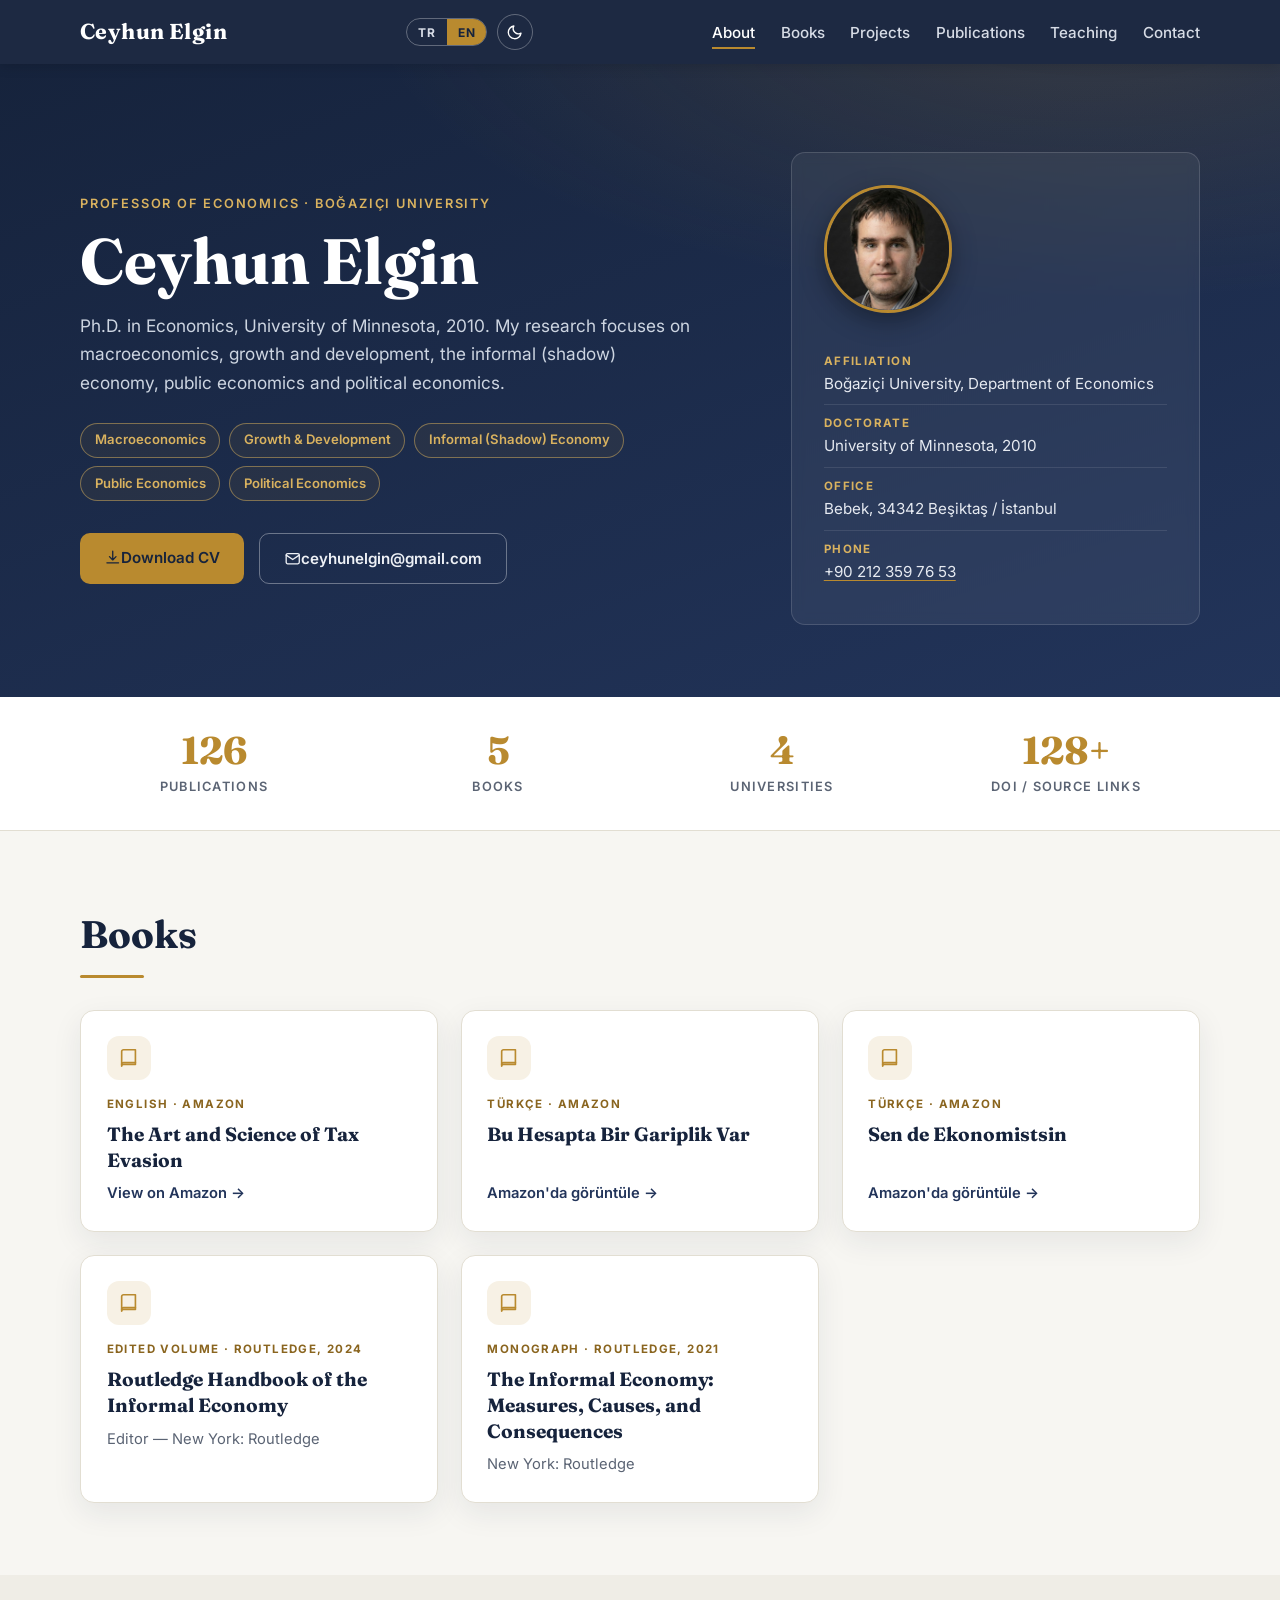
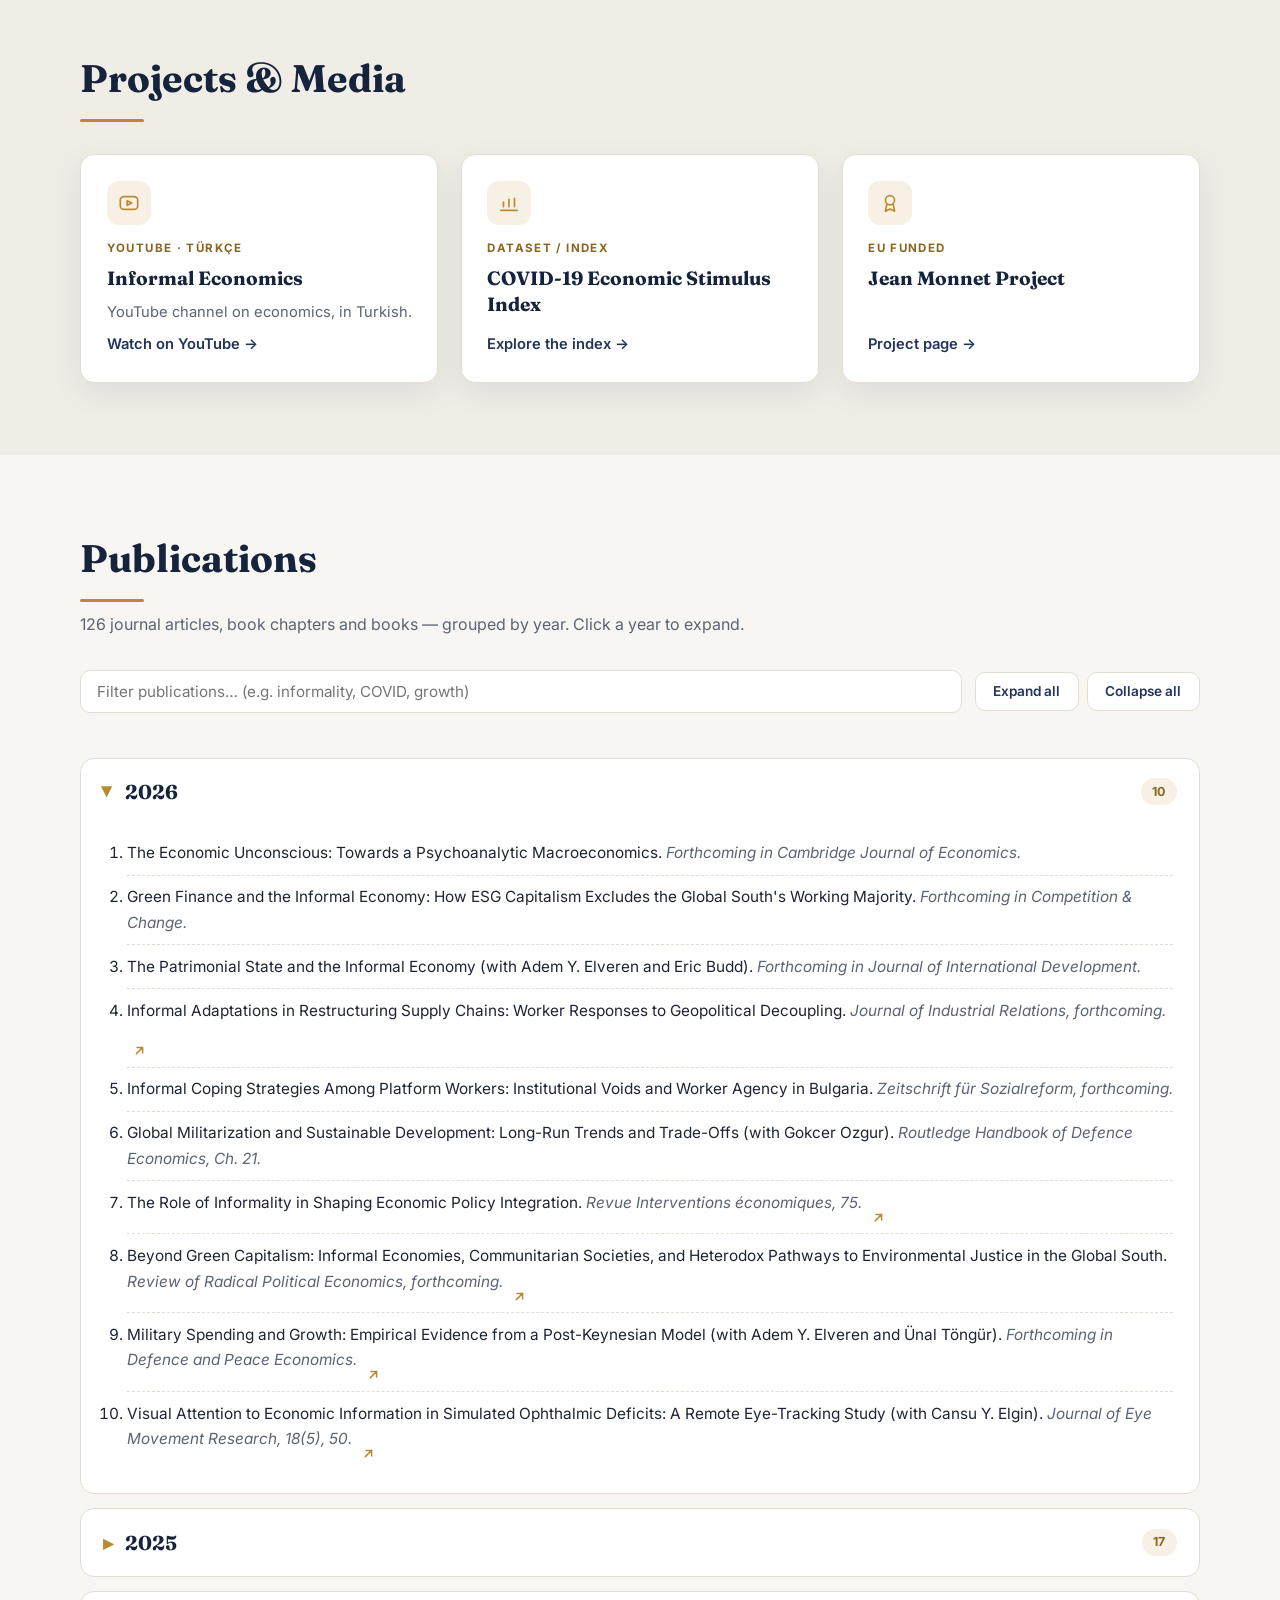
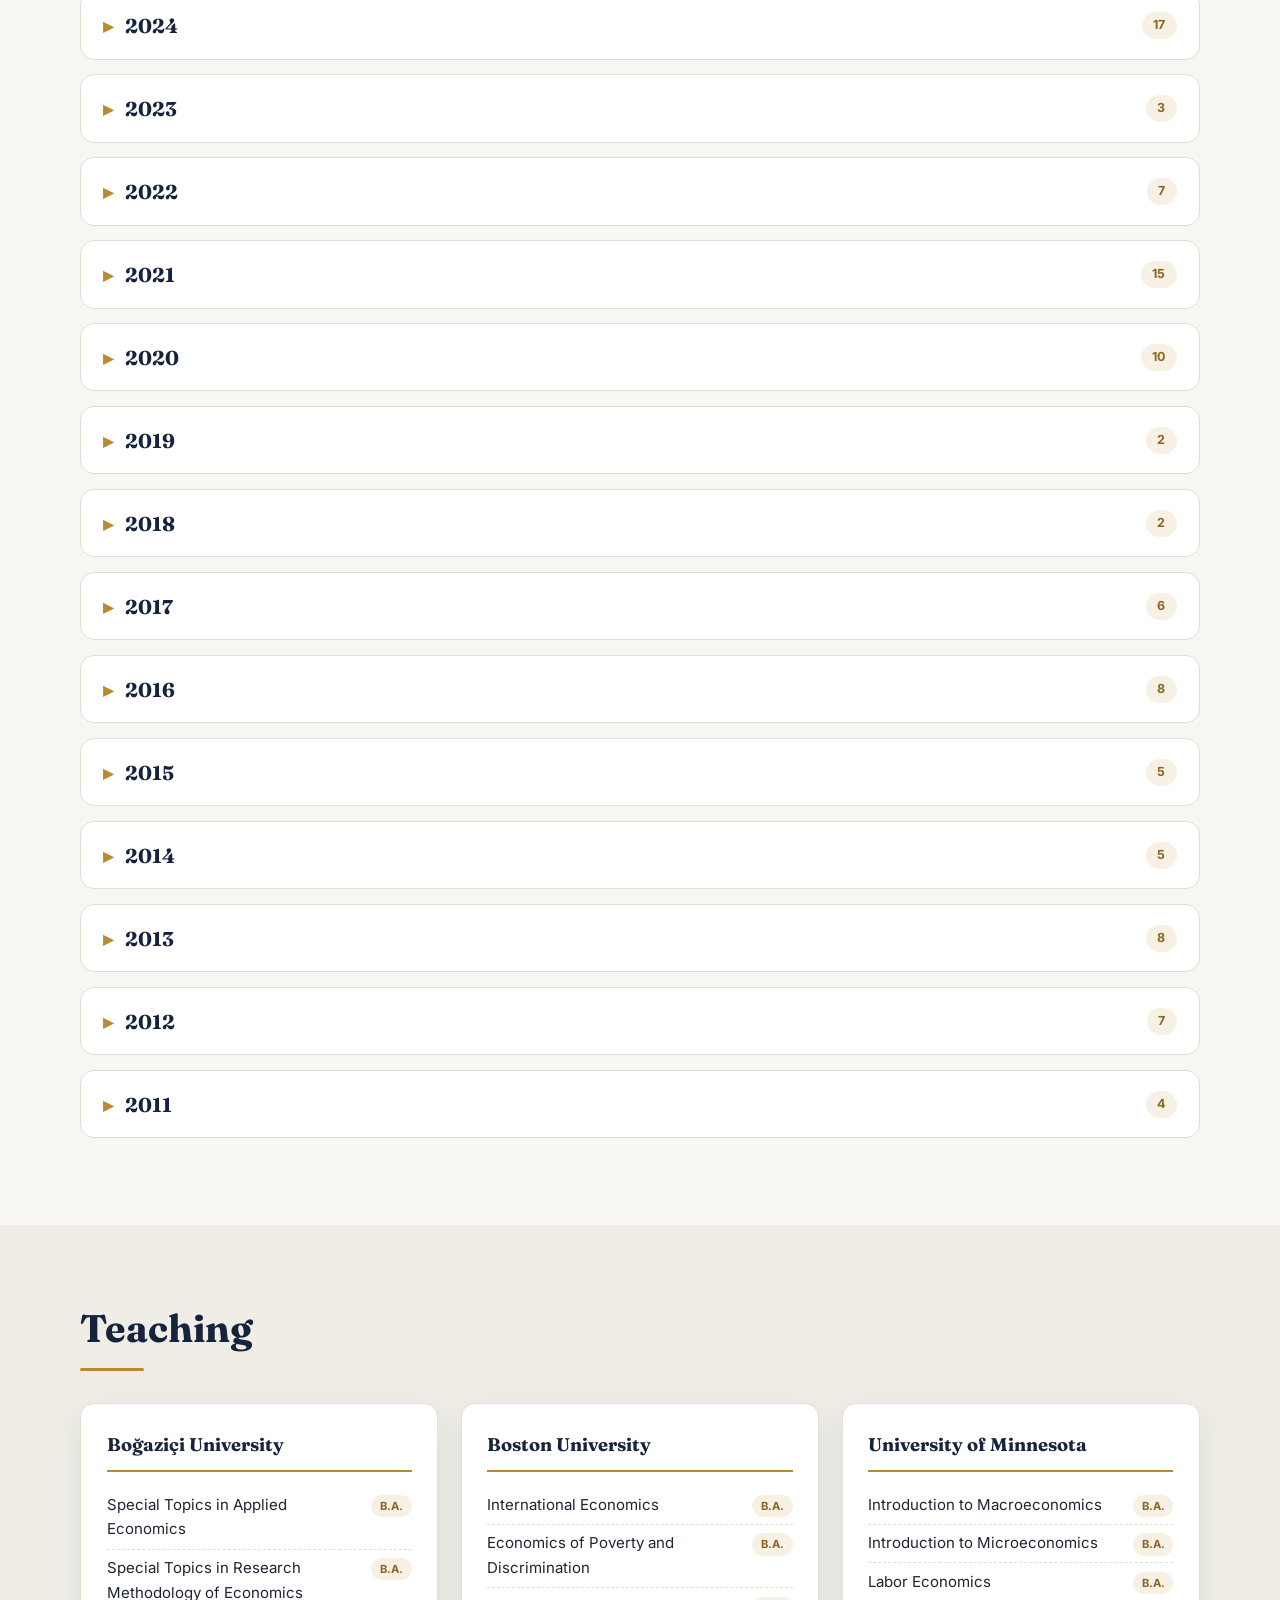
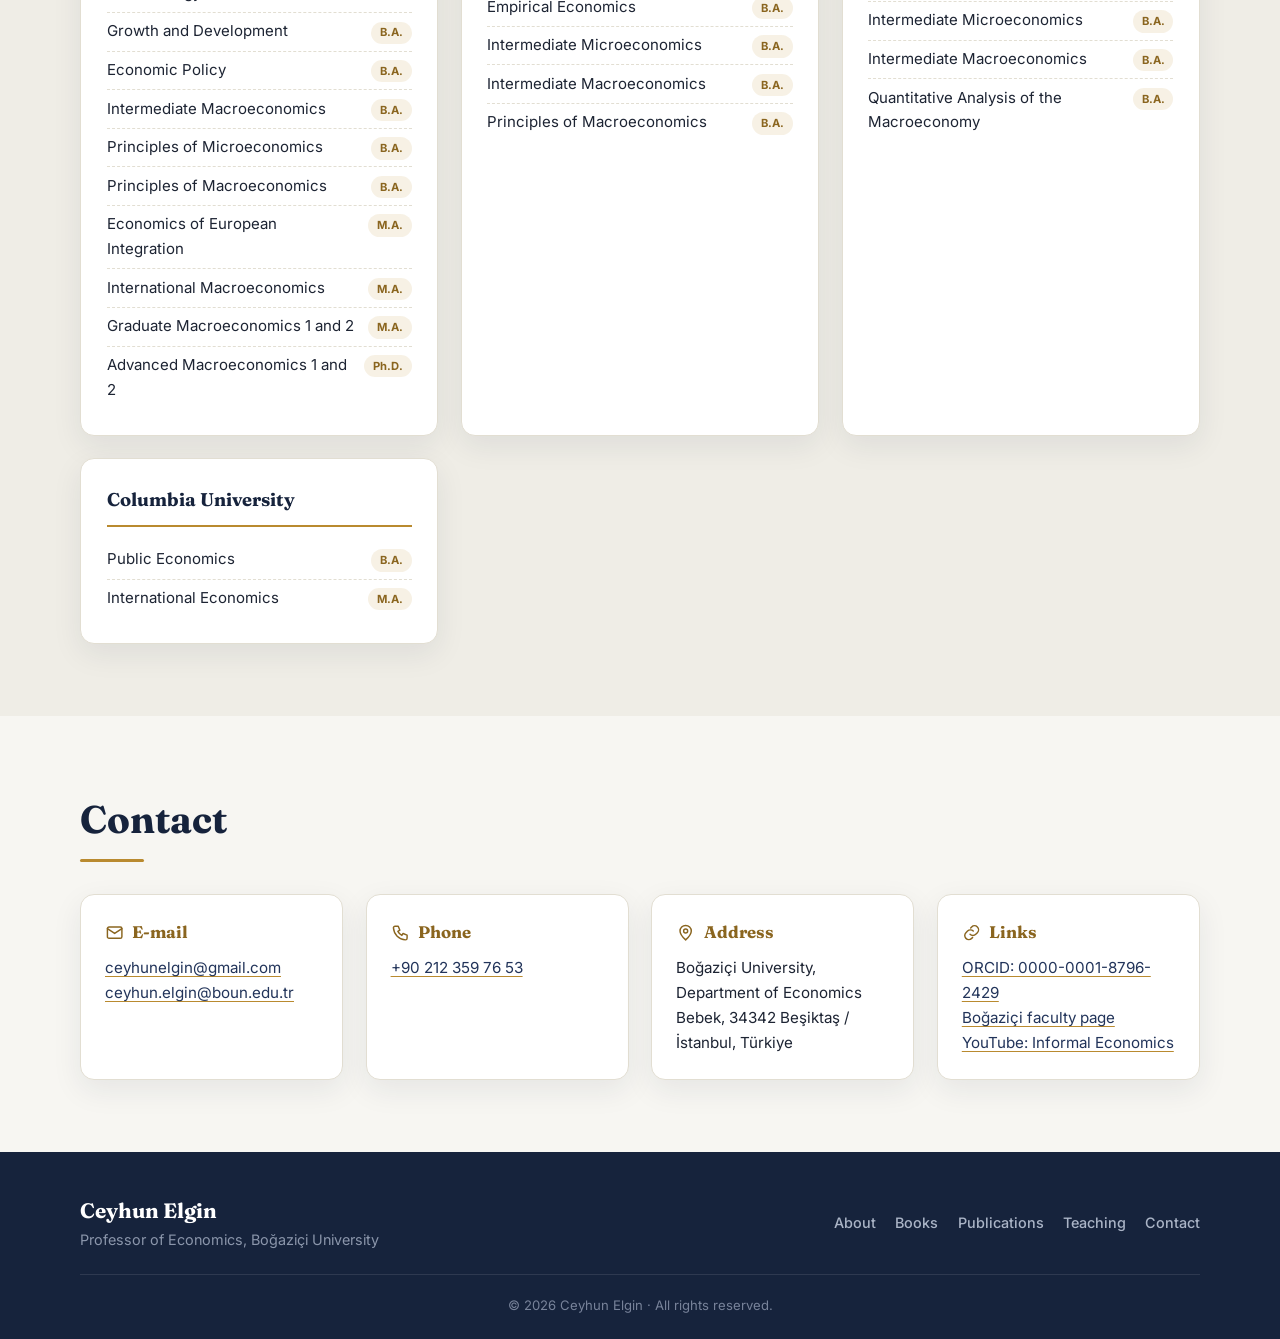
<file: index.html>
<!DOCTYPE html>
<html lang="en">
<head>
  <meta charset="UTF-8">
  <meta name="viewport" content="width=device-width, initial-scale=1.0">
  <title>Ceyhun Elgin — Professor of Economics, Boğaziçi University</title>
  <meta name="description" content="Ceyhun Elgin — Professor of Economics at Boğaziçi University. Macroeconomics, growth and development, informal (shadow) economy, public economics, political economics.">
  <link rel="icon" type="image/svg+xml" href="assets/favicon.svg">
  <meta property="og:type" content="website">
  <meta property="og:url" content="https://ceyhunelgin.com/">
  <meta property="og:title" content="Ceyhun Elgin — Professor of Economics, Boğaziçi University">
  <meta property="og:description" content="Macroeconomics, growth and development, informal (shadow) economy, public economics, political economics.">
  <meta property="og:image" content="https://ceyhunelgin.com/assets/photo.jpg">
  <meta property="og:image:alt" content="Ceyhun Elgin">
  <meta name="twitter:card" content="summary">
  <link rel="canonical" href="https://ceyhunelgin.com/">
  <link rel="preconnect" href="https://fonts.googleapis.com">
  <link rel="preconnect" href="https://fonts.gstatic.com" crossorigin>
  <link href="https://fonts.googleapis.com/css2?family=Fraunces:opsz,wght@9..144,600;9..144,700&amp;family=Inter:wght@400;500;600;700&amp;display=swap" rel="stylesheet">
  <script type="application/ld+json">
  {
    "@context": "https://schema.org",
    "@type": "Person",
    "name": "Ceyhun Elgin",
    "jobTitle": "Professor of Economics",
    "affiliation": { "@type": "CollegeOrUniversity", "name": "Boğaziçi University" },
    "alumniOf": { "@type": "CollegeOrUniversity", "name": "University of Minnesota" },
    "email": "mailto:ceyhunelgin@gmail.com",
    "url": "https://ceyhunelgin.com/",
    "sameAs": [
      "https://orcid.org/0000-0001-8796-2429",
      "https://econ.boun.edu.tr/tr/ceyhun-elgin",
      "https://www.youtube.com/@kayitdisi/"
    ]
  }
  </script>
  <script>
    // Tema flasini (FOUC) onle: ilk boyamadan once data-theme'i ayarla.
    // js/main.js acilisinda ayni degeri dogrular/gunceller.
    (function () {
      try {
        var t = new URLSearchParams(location.search).get('theme')
          || localStorage.getItem('theme')
          || (matchMedia('(prefers-color-scheme: dark)').matches ? 'dark' : 'light');
        document.documentElement.dataset.theme = t;
      } catch (e) { /* private mode */ }
    })();
  </script>
  <link rel="stylesheet" href="css/style.css">
</head>
<body>
  <a class="skip-link" href="#about" data-i18n="a11y.skip">Skip to main content</a>

  <header class="site-header" id="top">
    <nav class="nav container" data-i18n-attr="aria-label:a11y.mainnav" aria-label="Main navigation">
      <a class="nav__brand" href="#top">Ceyhun&nbsp;Elgin</a>
      <div class="nav__actions">
        <div class="lang-switch" role="group" aria-label="Language / Dil">
          <button type="button" data-lang="tr">TR</button>
          <button type="button" data-lang="en" class="active">EN</button>
        </div>
        <button class="theme-toggle" id="themeToggle" data-i18n-attr="aria-label:a11y.themeDark" aria-label="Switch to dark theme"></button>
        <button class="nav__toggle" data-i18n-attr="aria-label:a11y.menu" aria-label="Toggle menu" aria-expanded="false">
          <span></span><span></span><span></span>
        </button>
      </div>
      <ul class="nav__links">
        <li><a href="#about" data-i18n="nav.about">About</a></li>
        <li><a href="#books" data-i18n="nav.books">Books</a></li>
        <li><a href="#projects" data-i18n="nav.projects">Projects</a></li>
        <li><a href="#publications" data-i18n="nav.publications">Publications</a></li>
        <li><a href="#teaching" data-i18n="nav.teaching">Teaching</a></li>
        <li><a href="#contact" data-i18n="nav.contact">Contact</a></li>
      </ul>
    </nav>
  </header>

  <main>

    <!-- ============ HERO / ABOUT ============ -->
    <section class="hero" id="about">
      <div class="container hero__grid">
        <div class="hero__text">
          <p class="hero__kicker" data-i18n="hero.kicker">Professor of Economics · Boğaziçi University</p>
          <h1 class="hero__name">Ceyhun Elgin</h1>
          <p class="hero__bio" data-i18n="hero.bio">
            Ph.D. in Economics, University of Minnesota, 2010.
            My research focuses on macroeconomics, growth and development,
            the informal (shadow) economy, public economics and political economics.
          </p>
          <ul class="hero__tags" data-i18n-attr="aria-label:a11y.tags" aria-label="Research interests">
            <li data-i18n="hero.tag1">Macroeconomics</li>
            <li data-i18n="hero.tag2">Growth &amp; Development</li>
            <li data-i18n="hero.tag3">Informal (Shadow) Economy</li>
            <li data-i18n="hero.tag4">Public Economics</li>
            <li data-i18n="hero.tag5">Political Economics</li>
          </ul>
          <div class="hero__actions">
            <a class="btn btn--primary" href="https://web.boun.edu.tr/elgin/CV_Ceyhun_Elgin.pdf" target="_blank" rel="noopener"><svg class="ic" viewBox="0 0 24 24" aria-hidden="true"><path d="M12 3v12m0 0l-4.5-4.5M12 15l4.5-4.5M4 19h16"/></svg><span data-i18n="hero.cv">Download CV</span></a>
            <a class="btn btn--ghost" href="mailto:ceyhunelgin@gmail.com"><svg class="ic" viewBox="0 0 24 24" aria-hidden="true"><rect x="3" y="5" width="18" height="14" rx="2"/><path d="M3 7l9 6 9-6"/></svg>ceyhunelgin@gmail.com</a>
          </div>
        </div>
        <div class="hero__card">
          <img class="hero__photo" src="assets/photo.jpg" alt="Ceyhun Elgin" width="128" height="128">
          <dl class="hero__facts">
            <div><dt data-i18n="facts.affiliation">Affiliation</dt><dd data-i18n="facts.affiliation.v">Boğaziçi University, Department of Economics</dd></div>
            <div><dt data-i18n="facts.doctorate">Doctorate</dt><dd data-i18n="facts.doctorate.v">University of Minnesota, 2010</dd></div>
            <div><dt data-i18n="facts.office">Office</dt><dd>Bebek, 34342 Beşiktaş / İstanbul</dd></div>
            <div><dt data-i18n="facts.phone">Phone</dt><dd><a href="tel:+902123597653">+90 212 359 76 53</a></dd></div>
          </dl>
        </div>
      </div>
    </section>

    <!-- ============ STATS ============ -->
    <section class="stats" data-i18n-attr="aria-label:a11y.stats" aria-label="Overview">
      <div class="container stats__grid">
        <div class="stat"><span class="stat__num">126</span><span class="stat__label" data-i18n="stats.pubs">Publications</span></div>
        <div class="stat"><span class="stat__num">5</span><span class="stat__label" data-i18n="stats.books">Books</span></div>
        <div class="stat"><span class="stat__num">4</span><span class="stat__label" data-i18n="stats.unis">Universities</span></div>
        <div class="stat"><span class="stat__num">120+</span><span class="stat__label" data-i18n="stats.links">DOI / Source Links</span></div>
      </div>
    </section>

    <!-- ============ BOOKS ============ -->
    <section class="section" id="books">
      <div class="container">
        <h2 class="section__title" data-i18n="books.title">Books</h2>
        <div id="booksList">
          <!-- books.json -->
          Yukleniyor&hellip;
        </div>
      </div>
    </section>

    <!-- ============ PROJECTS ============ -->
    <section class="section section--alt" id="projects">
      <div class="container">
        <h2 class="section__title" data-i18n="projects.title">Projects &amp; Media</h2>
        <div id="projectsList">
          <!-- projects.json -->
          Yukleniyor&hellip;
        </div>
      </div>
    </section>

    <!-- ============ PUBLICATIONS ============ -->
    <section class="section" id="publications">
      <div class="container">
        <h2 class="section__title" data-i18n="pubs.title">Publications</h2>
        <p class="section__intro" data-i18n="pubs.intro">126 journal articles, book chapters and books — grouped by year. Click a year to expand.</p>

        <div class="pub-toolbar">
          <input type="search" id="pubSearch" class="pub-toolbar__search" placeholder="Filter publications… (e.g. informality, COVID, growth)" data-i18n-attr="placeholder:pubs.search,aria-label:pubs.search" aria-label="Filter publications">
          <div class="pub-toolbar__btns">
            <button type="button" class="toolbar-btn" id="expandAll" data-i18n="pubs.expandAll">Expand all</button>
            <button type="button" class="toolbar-btn" id="collapseAll" data-i18n="pubs.collapseAll">Collapse all</button>
          </div>
        </div>
        <p class="pub-status" id="pubStatus" role="status" aria-live="polite"></p>

        <!-- Yayinlar publications.json'dan JS ile render edilir (js/main.js: renderPubs) -->
        <div id="pubsList" aria-live="polite">Yukleniyor&hellip;</div>

      </div>
    </section>

    <!-- ============ TEACHING ============ -->
    <section class="section section--alt" id="teaching">
      <div class="container">
        <h2 class="section__title" data-i18n="teach.title">Teaching</h2>
        <div id="teachingList">
          <!-- teaching.json -->
          Yukleniyor&hellip;
        </div>
      </div>
    </section>

    <!-- ============ CONTACT ============ -->
    <section class="section" id="contact">
      <div class="container">
        <h2 class="section__title" data-i18n="contact.title">Contact</h2>
        <div id="contactList">
          <!-- contact.json -->
          Yukleniyor&hellip;
        </div>
      </div>
    </section>

  </main>

  <footer class="footer">
    <div class="container footer__grid">
      <div>
        <p class="footer__name">Ceyhun Elgin</p>
        <p class="footer__tag" data-i18n="footer.tag">Professor of Economics, Boğaziçi University</p>
      </div>
      <nav class="footer__nav" data-i18n-attr="aria-label:a11y.footnav" aria-label="Footer">
        <a href="#about" data-i18n="nav.about">About</a>
        <a href="#books" data-i18n="nav.books">Books</a>
        <a href="#publications" data-i18n="nav.publications">Publications</a>
        <a href="#teaching" data-i18n="nav.teaching">Teaching</a>
        <a href="#contact" data-i18n="nav.contact">Contact</a>
      </nav>
    </div>
    <div class="container footer__bottom">
      <p data-i18n="footer.line">© 2026 Ceyhun Elgin · All rights reserved.</p>
    </div>
  </footer>

  <button class="to-top" id="toTop" data-i18n-attr="aria-label:a11y.toTop,title:a11y.toTop" aria-label="Back to top" title="Back to top"><svg class="ic" viewBox="0 0 24 24" aria-hidden="true"><path d="M6 14l6-6 6 6"/></svg></button>

  <script src="js/main.js"></script>
</body>
</html>
</file>
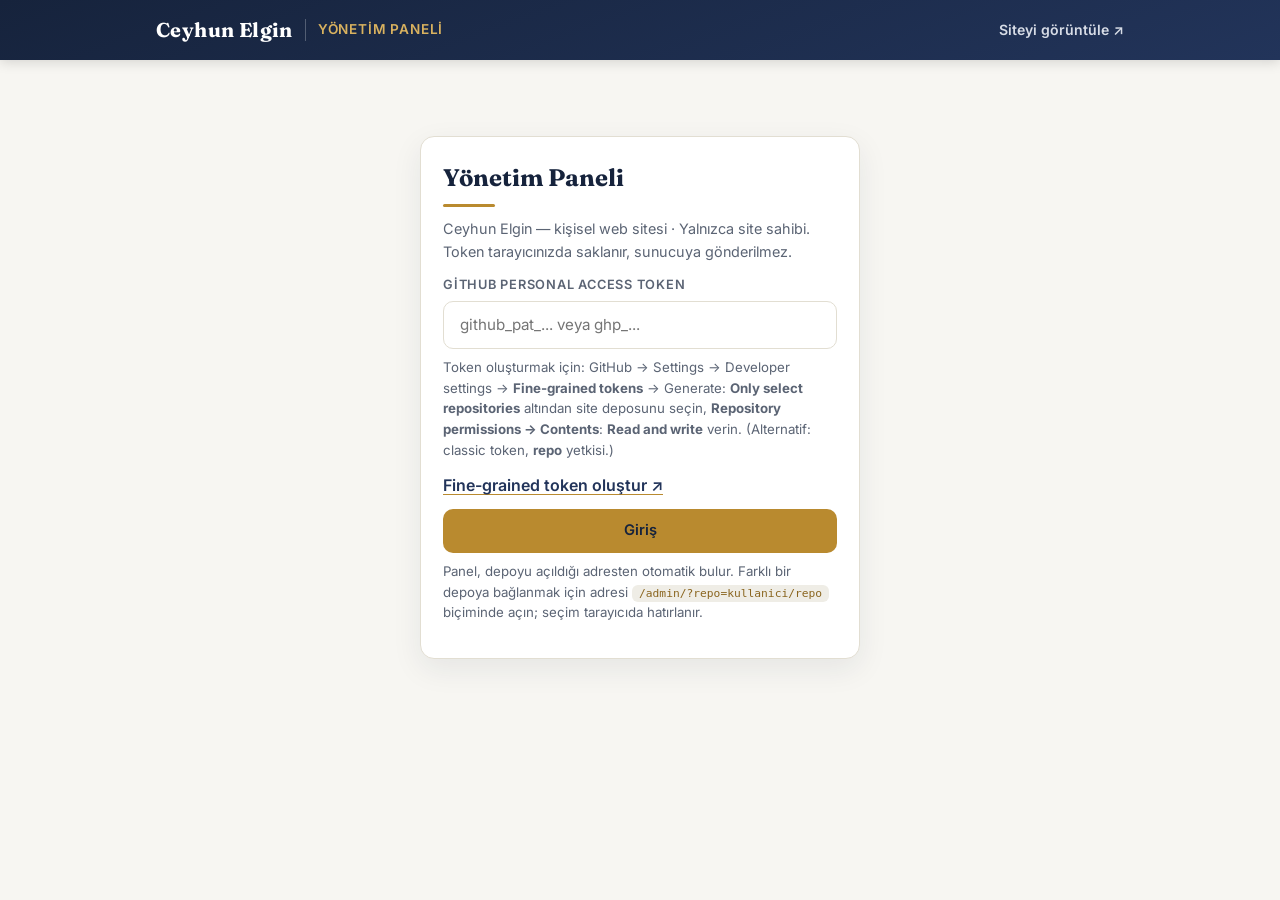
<file: admin/index.html>
<!DOCTYPE html>
<html lang="tr">
<head>
<meta charset="utf-8">
<meta name="viewport" content="width=device-width, initial-scale=1">
<meta name="robots" content="noindex,nofollow">
<title>Yönetim Paneli — Ceyhun Elgin</title>
<link rel="icon" type="image/svg+xml" href="../assets/favicon.svg">
<link rel="preconnect" href="https://fonts.googleapis.com">
<link rel="preconnect" href="https://fonts.gstatic.com" crossorigin>
<link href="https://fonts.googleapis.com/css2?family=Fraunces:opsz,wght@9..144,600;9..144,700&amp;family=Inter:wght@400;500;600;700&amp;display=swap" rel="stylesheet">
<script>
  // Ana siteyle ayni tema: localStorage'daki 'theme' tercihi uygulanir,
  // yoksa sistem tercihi. Boyama oncesi calisir (flas olmaz).
  (function () {
    try {
      var t = localStorage.getItem('theme');
      if (t !== 'dark' && t !== 'light') {
        t = matchMedia('(prefers-color-scheme: dark)').matches ? 'dark' : 'light';
      }
      document.documentElement.dataset.theme = t;
    } catch (e) { /* private mode */ }
  })();
</script>
<style>
  /* Ana sitenin (css/style.css) renk/olcu sistemiyle birebir ayni palet */
  :root {
    --brand: #16233c;
    --brand-light: #22345a;
    --navy: #16233c;
    --navy-light: #22345a;
    --gold: #b98a2f;
    --gold-soft: #d9b25f;
    --gold-text: #8a651f;
    --ink: #1d2433;
    --muted: #5b6474;
    --bg: #f7f6f2;
    --bg-alt: #efede6;
    --card: #ffffff;
    --line: #e2ded2;
    --hover: #faf8f2;
    --radius: 14px;
    --shadow: 0 10px 30px rgba(22, 35, 60, 0.08);
    --ok: #4d7c0f;
    --err: #b42318;
    --input-bg: #ffffff;
    --font-serif: "Fraunces", "Iowan Old Style", "Palatino Linotype", Palatino, Georgia, serif;
    --font-sans: "Inter", system-ui, -apple-system, "Segoe UI", Roboto, "Helvetica Neue", Arial, sans-serif;
  }
  html[data-theme="dark"] {
    --navy: #b3c2dc;
    --navy-light: #c6d2e8;
    --gold: #d9b25f;
    --gold-soft: #e3c37e;
    --gold-text: #e3c37e;
    --ink: #e3e7ee;
    --muted: #9aa3b5;
    --bg: #10141c;
    --bg-alt: #151a24;
    --card: #1b2230;
    --line: #2c3547;
    --hover: #222a3a;
    --shadow: 0 10px 30px rgba(0, 0, 0, 0.45);
    --ok: #9ccc65;
    --err: #f2938a;
    --input-bg: #141a26;
  }

  * { box-sizing: border-box; }
  body {
    margin: 0;
    font-family: var(--font-sans);
    background: var(--bg);
    color: var(--ink);
    line-height: 1.6;
    -webkit-font-smoothing: antialiased;
  }

  :focus-visible { outline: 3px solid var(--gold); outline-offset: 2px; border-radius: 4px; }

  /* ---------- Ust cubuk (ana site header'iyla ayni dil) ---------- */
  .topbar {
    background: linear-gradient(160deg, var(--brand) 0%, var(--brand-light) 100%);
    box-shadow: 0 2px 12px rgba(0, 0, 0, 0.15);
  }
  .topbar__inner {
    max-width: 1000px;
    margin: 0 auto;
    padding: 0 16px;
    min-height: 60px;
    display: flex;
    align-items: center;
    gap: 12px;
  }
  .topbar__brand {
    font-family: var(--font-serif);
    font-size: 1.25rem;
    font-weight: 700;
    color: #fff;
    text-decoration: none;
    letter-spacing: 0.02em;
  }
  .topbar__brand:hover { color: var(--gold-soft); }
  .topbar__divider { width: 1px; height: 22px; background: rgba(255, 255, 255, 0.25); }
  .topbar__sub { color: var(--gold-soft); font-size: 0.85rem; font-weight: 600; letter-spacing: 0.06em; text-transform: uppercase; }
  .topbar__site { margin-left: auto; }

  .wrap { max-width: 1000px; margin: 0 auto; padding: 28px 16px 80px; }

  /* ---------- Tipografi ---------- */
  .card h1, .panel-title {
    font-family: var(--font-serif);
    font-size: 1.5rem;
    color: var(--navy);
    margin: 0 0 4px;
    position: relative;
    padding-bottom: 0.6rem;
  }
  .card h1::after, .panel-title::after {
    content: "";
    position: absolute;
    left: 0;
    bottom: 0;
    width: 52px;
    height: 3px;
    background: var(--gold);
    border-radius: 2px;
  }
  .card h2 {
    font-family: var(--font-serif);
    font-size: 1.1rem;
    color: var(--navy);
    margin: 0 0 14px;
    position: relative;
    padding-bottom: 0.5rem;
  }
  .card h2::after {
    content: "";
    position: absolute;
    left: 0;
    bottom: 0;
    width: 40px;
    height: 2px;
    background: var(--gold);
    border-radius: 2px;
  }
  .muted { color: var(--muted); font-size: 0.9rem; }

  /* ---------- Kartlar ---------- */
  .card {
    background: var(--card);
    border: 1px solid var(--line);
    border-radius: var(--radius);
    padding: 22px;
    margin-bottom: 16px;
    box-shadow: var(--shadow);
  }

  /* ---------- Form elemanlari ---------- */
  input, select, textarea {
    width: 100%;
    background: var(--input-bg);
    color: var(--ink);
    border: 1px solid var(--line);
    border-radius: 10px;
    padding: 0.7rem 1rem;
    font: inherit;
    font-size: 0.95rem;
    transition: border-color 0.2s, box-shadow 0.2s;
  }
  input:focus, select:focus, textarea:focus {
    outline: none;
    border-color: var(--gold);
    box-shadow: 0 0 0 3px rgba(185, 138, 47, 0.18);
  }
  textarea { min-height: 90px; resize: vertical; }
  label { display: block; font-size: 0.8rem; font-weight: 600; text-transform: uppercase; letter-spacing: 0.06em; color: var(--muted); margin: 12px 0 5px; }

  /* ---------- Butonlar (ana site: birincil = altin) ---------- */
  button {
    cursor: pointer;
    border: 0;
    border-radius: 10px;
    padding: 0.65rem 1.3rem;
    font: inherit;
    font-size: 0.92rem;
    font-weight: 600;
    background: var(--gold);
    color: #16233c;
    transition: background 0.2s, transform 0.15s, box-shadow 0.15s;
  }
  button:hover { background: var(--gold-soft); transform: translateY(-1px); box-shadow: 0 6px 16px rgba(185, 138, 47, 0.3); }
  button.sec {
    background: var(--card);
    color: var(--navy-light);
    border: 1px solid var(--line);
  }
  button.sec:hover { background: var(--hover); border-color: var(--gold); color: var(--gold); box-shadow: none; }
  button.danger { background: var(--err); color: #fff; }
  button.danger:hover { background: #921c13; box-shadow: 0 6px 16px rgba(180, 35, 24, 0.3); }

  .row { display: flex; gap: 10px; flex-wrap: wrap; }
  .row > * { flex: 1; min-width: 120px; }

  /* ---------- Sekmeler ---------- */
  .tabs { display: flex; gap: 8px; flex-wrap: wrap; margin-bottom: 16px; }
  .tabs button {
    background: var(--card);
    color: var(--muted);
    border: 1px solid var(--line);
    border-radius: 999px;
    padding: 0.5rem 1.1rem;
    font-size: 0.88rem;
  }
  .tabs button:hover { background: var(--hover); border-color: var(--gold); color: var(--gold); box-shadow: none; transform: none; }
  .tabs button.on { background: var(--gold); color: #16233c; border-color: var(--gold); }

  /* ---------- Panel basligi ---------- */
  .panel-head { align-items: center; margin-bottom: 18px; }
  .panel-head > div { flex: 1 1 auto; }
  .panel-head .muted { margin: 6px 0 0; }

  /* ---------- Toast ---------- */
  .toast {
    position: fixed;
    bottom: 20px;
    left: 50%;
    transform: translateX(-50%);
    padding: 12px 22px;
    border-radius: 10px;
    background: var(--card);
    border: 1px solid var(--line);
    box-shadow: var(--shadow);
    font-weight: 600;
    z-index: 50;
    display: none;
    max-width: 90vw;
  }
  .toast.show { display: block; }
  .toast.ok { border-color: var(--ok); color: var(--ok); }
  .toast.err { border-color: var(--err); color: var(--err); }

  .hidden { display: none; }

  /* ---------- Giris ---------- */
  .login { max-width: 440px; margin: 48px auto; }
  .login .hint { font-size: 0.83rem; color: var(--muted); margin-top: 8px; line-height: 1.55; }
  #login-err { color: var(--err); font-size: 0.88rem; margin-top: 10px; font-weight: 600; }

  .save-bar { display: flex; gap: 10px; align-items: center; margin-top: 16px; flex-wrap: wrap; }
  .stat { font-size: 0.8rem; color: var(--muted); }

  details { margin-top: 10px; border: 1px solid var(--line); border-radius: 10px; padding: 10px 12px; }
  summary { cursor: pointer; color: var(--muted); font-size: 0.85rem; }

  .linkout { color: var(--navy-light); text-decoration-color: var(--gold); text-underline-offset: 3px; font-weight: 600; }
  .linkout:hover { color: var(--gold); }
  .topbar .linkout { color: #d7dce6; text-decoration: none; font-size: 0.88rem; }
  .topbar .linkout:hover { color: var(--gold-soft); }

  code { background: var(--bg-alt); color: var(--gold-text); padding: 2px 7px; border-radius: 6px; font-size: 0.85em; }

  .pill {
    display: inline-block;
    background: rgba(185, 138, 47, 0.12);
    color: var(--gold-text);
    border-radius: 999px;
    padding: 0.12rem 0.65rem;
    font-size: 0.72rem;
    font-weight: 700;
    letter-spacing: 0.04em;
    margin-left: 8px;
    vertical-align: 1px;
  }

  @media (max-width: 560px) {
    .topbar__sub { display: none; }
    .login { margin: 28px auto; }
    .card { padding: 18px; }
  }
</style>
</head>
<body>

<header class="topbar">
  <div class="topbar__inner">
    <a class="topbar__brand" href="../">Ceyhun&nbsp;Elgin</a>
    <span class="topbar__divider"></span>
    <span class="topbar__sub">Yönetim Paneli</span>
    <a class="topbar__site linkout" href="../">Siteyi görüntüle ↗</a>
  </div>
</header>

<div class="wrap">

  <!-- Giris -->
  <div id="login" class="login">
    <div class="card">
      <h1>Yönetim Paneli</h1>
      <p class="muted" style="margin:10px 0 2px">Ceyhun Elgin — kişisel web sitesi · Yalnızca site sahibi. Token tarayıcınızda saklanır, sunucuya gönderilmez.</p>
      <label for="i-token">GitHub Personal Access Token</label>
      <input id="i-token" type="password" placeholder="github_pat_... veya ghp_...">
      <p class="hint">Token oluşturmak için: GitHub → Settings → Developer settings → <b>Fine-grained tokens</b> → Generate: <b>Only select repositories</b> altından site deposunu seçin, <b>Repository permissions → Contents</b>: <b>Read and write</b> verin. (Alternatif: classic token, <b>repo</b> yetkisi.)</p>
      <a class="linkout" href="https://github.com/settings/personal-access-tokens/new" target="_blank" rel="noopener" style="display:block;margin:10px 0">Fine-grained token oluştur ↗</a>
      <button id="btn-login" style="width:100%">Giriş</button>
      <p id="login-err" class="hidden"></p>
      <p class="hint">Panel, depoyu açıldığı adresten otomatik bulur. Farklı bir depoya bağlanmak için adresi <code>/admin/?repo=kullanici/repo</code> biçiminde açın; seçim tarayıcıda hatırlanır.</p>
    </div>
  </div>

  <!-- Panel -->
  <div id="panel" class="hidden">
    <div class="row panel-head">
      <div>
        <h1 class="panel-title" style="margin:0">Yönetim Paneli</h1>
        <p class="muted"><span id="p-repo"></span> · <span id="p-branch"></span> <span class="pill" id="p-name"></span></p>
      </div>
      <button class="sec" id="btn-logout" style="flex:0 0 auto">Çıkış</button>
    </div>

    <div class="tabs" id="tabs">
      <button data-tab="pubs">Yayınlar</button>
      <button data-tab="books">Kitaplar</button>
      <button data-tab="projects">Projeler</button>
      <button data-tab="teaching">Dersler</button>
      <button data-tab="contact">İletişim</button>
    </div>

    <div id="tab-pubs" class="tab hidden"></div>
    <div id="tab-books" class="tab hidden"></div>
    <div id="tab-projects" class="tab hidden"></div>
    <div id="tab-teaching" class="tab hidden"></div>
    <div id="tab-contact" class="tab hidden"></div>
  </div>

  <div id="toast" class="toast"></div>
</div>
<script src="admin.js"></script>
</body>
</html>
</file>
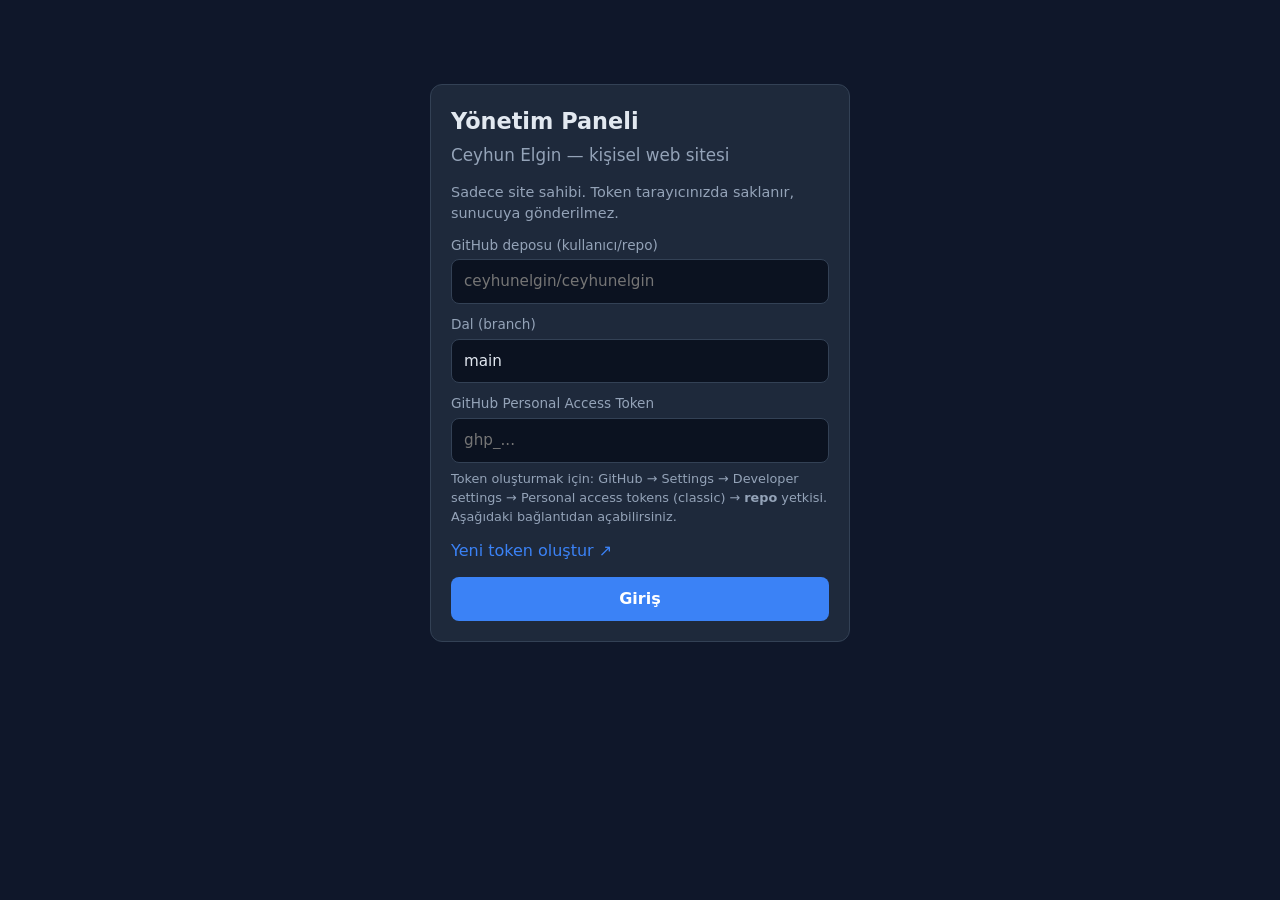
<file: admin/admin.html>
<!DOCTYPE html>
<html lang="tr">
<head>
<meta charset="utf-8">
<meta name="viewport" content="width=device-width, initial-scale=1">
<meta name="robots" content="noindex,nofollow">
<title>Yönetim Paneli — Ceyhun Elgin</title>
<style>
  :root{
    --bg:#0f172a; --card:#1e293b; --card2:#334155; --text:#e2e8f0;
    --muted:#94a3b8; --accent:#3b82f6; --accent2:#2563eb; --ok:#22c55e; --err:#ef4444; --warn:#f59e0b;
    --radius:12px;
  }
  *{box-sizing:border-box}
  body{margin:0;font-family:system-ui,-apple-system,Segoe UI,Roboto,sans-serif;background:var(--bg);color:var(--text);line-height:1.5}
  .wrap{max-width:1000px;margin:0 auto;padding:24px 16px 80px}
  h1{font-size:1.4rem;margin:0 0 4px}
  h2{font-size:1.05rem;margin:0 0 12px;color:var(--muted);font-weight:500}
  .muted{color:var(--muted);font-size:.9rem}
  .card{background:var(--card);border:1px solid var(--card2);border-radius:var(--radius);padding:20px;margin-bottom:16px}
  input,select,textarea{width:100%;background:#0b1220;color:var(--text);border:1px solid var(--card2);border-radius:8px;padding:10px 12px;font:inherit;font-size:.95rem}
  textarea{min-height:90px;resize:vertical}
  label{display:block;font-size:.85rem;color:var(--muted);margin:10px 0 4px}
  button{cursor:pointer;border:0;border-radius:8px;padding:10px 16px;font:inherit;font-weight:600;background:var(--accent);color:#fff}
  button:hover{background:var(--accent2)}
  button.sec{background:var(--card2);color:var(--text)}
  button.sec:hover{background:#475569}
  button.danger{background:var(--err)}
  button.danger:hover{background:#dc2626}
  .row{display:flex;gap:10px;flex-wrap:wrap}
  .row>*{flex:1;min-width:120px}
  .tabs{display:flex;gap:6px;flex-wrap:wrap;margin-bottom:16px}
  .tabs button{background:var(--card);color:var(--muted);border:1px solid var(--card2)}
  .tabs button.on{background:var(--accent);color:#fff;border-color:var(--accent)}
  .toast{position:fixed;bottom:20px;left:50%;transform:translateX(-50%);padding:12px 20px;border-radius:8px;background:var(--card);border:1px solid var(--card2);box-shadow:0 8px 24px rgba(0,0,0,.4);font-weight:600;z-index:50;display:none;max-width:90vw}
  .toast.show{display:block}
  .toast.ok{border-color:var(--ok);color:var(--ok)}
  .toast.err{border-color:var(--err);color:var(--err)}
  .hidden{display:none}
  .login{max-width:420px;margin:60px auto}
  .login .hint{font-size:.8rem;color:var(--muted);margin-top:6px}
  .save-bar{display:flex;gap:10px;align-items:center;margin-top:14px;flex-wrap:wrap}
  .stat{font-size:.8rem;color:var(--muted)}
  details{margin-top:10px;border:1px solid var(--card2);border-radius:8px;padding:10px 12px}
  summary{cursor:pointer;color:var(--muted);font-size:.85rem}
  .linkout{color:var(--accent);text-decoration:none}
  code{background:#0b1220;padding:2px 6px;border-radius:4px;font-size:.85em}
  .pill{display:inline-block;background:var(--card2);color:var(--muted);border-radius:999px;padding:2px 10px;font-size:.75rem;margin-left:8px}
</style>
</head>
<body>
<div class="wrap">

  <!-- Giris -->
  <div id="login" class="login">
    <div class="card">
      <h1>Yönetim Paneli</h1>
      <h2>Ceyhun Elgin — kişisel web sitesi</h2>
      <p style="margin:14px 0 4px;color:var(--muted);font-size:.9rem">Sadece site sahibi. Token tarayıcınızda saklanır, sunucuya gönderilmez.</p>
      <label for="i-repo">GitHub deposu (kullanıcı/repo)</label>
      <input id="i-repo" placeholder="ceyhunelgin/ceyhunelgin">
      <label for="i-branch">Dal (branch)</label>
      <input id="i-branch" value="main">
      <label for="i-token">GitHub Personal Access Token</label>
      <input id="i-token" type="password" placeholder="ghp_...">
      <p class="hint">Token oluşturmak için: GitHub → Settings → Developer settings → Personal access tokens (classic) → <b>repo</b> yetkisi. Aşağıdaki bağlantıdan açabilirsiniz.</p>
      <a class="linkout" href="https://github.com/settings/tokens/new?scopes=repo&description=ceyhunelgin-panel" target="_blank" rel="noopener">Yeni token oluştur ↗</a>
      <div style="height:14px"></div>
      <button id="btn-login" style="width:100%">Giriş</button>
      <p id="login-err" class="hidden" style="color:var(--err);font-size:.85rem;margin-top:10px"></p>
    </div>
  </div>

  <!-- Panel -->
  <div id="panel" class="hidden">
    <div class="row" style="align-items:center;margin-bottom:16px">
      <div style="flex:1 1 auto">
        <h1 style="margin:0">Yönetim Paneli</h1>
        <p class="muted" style="margin:2px 0 0"><span id="p-repo"></span> · <span id="p-branch"></span> · <span class="pill" id="p-name"></span></p>
      </div>
      <button class="sec" id="btn-logout">Çıkış</button>
    </div>

    <div class="tabs" id="tabs">
      <button data-tab="pubs">Yayınlar</button>
      <button data-tab="books">Kitaplar</button>
      <button data-tab="projects">Projeler</button>
      <button data-tab="teaching">Dersler</button>
      <button data-tab="contact">İletişim</button>
    </div>

    <div id="tab-pubs" class="tab hidden"></div>
    <div id="tab-books" class="tab hidden"></div>
    <div id="tab-projects" class="tab hidden"></div>
    <div id="tab-teaching" class="tab hidden"></div>
    <div id="tab-contact" class="tab hidden"></div>
  </div>

  <div id="toast" class="toast"></div>
</div>
<script src="admin.js"></script>
</body>
</html>
</file>
<file: css/style.css>
/* ============================================================
   Ceyhun Elgin — Academic Website
   Modern, responsive, dependency-free design
   ============================================================ */

:root {
  --brand: #16233c;
  --brand-light: #22345a;
  --navy: #16233c;
  --navy-light: #22345a;
  --gold: #b98a2f;
  --gold-soft: #d9b25f;
  --gold-text: #8a651f;
  --ink: #1d2433;
  --muted: #5b6474;
  --bg: #f7f6f2;
  --bg-alt: #efede6;
  --card: #ffffff;
  --line: #e2ded2;
  --radius: 14px;
  --shadow: 0 10px 30px rgba(22, 35, 60, 0.08);
  --hover: #faf8f2;
  --font-serif: "Fraunces", "Iowan Old Style", "Palatino Linotype", Palatino, Georgia, serif;
  --font-sans: "Inter", system-ui, -apple-system, "Segoe UI", Roboto, "Helvetica Neue", Arial, sans-serif;
}

html[data-theme="dark"] {
  --navy: #b3c2dc;
  --navy-light: #c6d2e8;
  --gold: #d9b25f;
  --gold-soft: #e3c37e;
  --gold-text: #e3c37e;
  --ink: #e3e7ee;
  --muted: #9aa3b5;
  --bg: #10141c;
  --bg-alt: #151a24;
  --card: #1b2230;
  --line: #2c3547;
  --hover: #222a3a;
  --shadow: 0 10px 30px rgba(0, 0, 0, 0.45);
}

* { box-sizing: border-box; margin: 0; padding: 0; }

html { scroll-behavior: smooth; scroll-padding-top: 84px; }

body {
  font-family: var(--font-sans);
  color: var(--ink);
  background: var(--bg);
  line-height: 1.65;
  -webkit-font-smoothing: antialiased;
}

.container {
  width: min(1120px, 92%);
  margin-inline: auto;
}

a { color: var(--navy-light); text-decoration-color: var(--gold); text-underline-offset: 3px; }
a:hover { color: var(--gold); }

/* ---------- Icon system (stroke SVG) ---------- */
.ic {
  width: 1.15em;
  height: 1.15em;
  fill: none;
  stroke: currentColor;
  stroke-width: 1.8;
  stroke-linecap: round;
  stroke-linejoin: round;
  vertical-align: -0.2em;
  flex-shrink: 0;
}

/* ---------- Header / Nav ---------- */
.site-header {
  position: sticky;
  top: 0;
  z-index: 100;
  background: rgba(22, 35, 60, 0.97);
  backdrop-filter: blur(8px);
  box-shadow: 0 2px 12px rgba(0, 0, 0, 0.15);
}

.nav {
  display: flex;
  align-items: center;
  justify-content: space-between;
  min-height: 64px;
}

.nav__brand {
  font-family: var(--font-serif);
  font-size: 1.35rem;
  font-weight: 700;
  color: #fff;
  text-decoration: none;
  letter-spacing: 0.02em;
}
.nav__brand:hover { color: var(--gold-soft); }

.nav__links {
  display: flex;
  gap: 1.6rem;
  list-style: none;
}

.nav__links a {
  color: #d7dce6;
  text-decoration: none;
  font-size: 0.95rem;
  font-weight: 500;
  padding: 0.35rem 0;
  border-bottom: 2px solid transparent;
  transition: color 0.2s, border-color 0.2s;
}
.nav__links a:hover,
.nav__links a.active {
  color: #fff;
  border-bottom-color: var(--gold);
}

.nav__toggle {
  display: none;
  flex-direction: column;
  gap: 5px;
  background: none;
  border: 0;
  cursor: pointer;
  padding: 8px;
}
.nav__toggle span {
  width: 24px;
  height: 2px;
  background: #fff;
  transition: transform 0.25s, opacity 0.25s;
}

.nav__actions { display: flex; align-items: center; gap: 0.6rem; }

.lang-switch {
  display: flex;
  border: 1px solid rgba(255, 255, 255, 0.3);
  border-radius: 999px;
  overflow: hidden;
}
.lang-switch button {
  background: none;
  border: 0;
  color: #d7dce6;
  font-family: var(--font-sans);
  font-size: 0.75rem;
  font-weight: 700;
  letter-spacing: 0.05em;
  padding: 0.35rem 0.7rem;
  cursor: pointer;
  transition: background 0.2s, color 0.2s;
}
.lang-switch button.active { background: var(--gold); color: #16233c; }
.lang-switch button:not(.active):hover { color: #fff; }

.theme-toggle {
  display: grid;
  place-items: center;
  background: none;
  border: 1px solid rgba(255, 255, 255, 0.3);
  color: #fff;
  width: 36px;
  height: 36px;
  border-radius: 50%;
  cursor: pointer;
  transition: border-color 0.2s, color 0.2s, transform 0.15s;
}
.theme-toggle .ic { width: 18px; height: 18px; }
.theme-toggle:hover { border-color: var(--gold-soft); color: var(--gold-soft); transform: rotate(15deg); }

/* ---------- Hero ---------- */
.hero {
  background:
    radial-gradient(1200px 500px at 85% -10%, rgba(185, 138, 47, 0.18), transparent 60%),
    linear-gradient(160deg, var(--brand) 0%, var(--brand-light) 100%);
  color: #eef1f6;
  padding: 5.5rem 0 4.5rem;
}

.hero__grid {
  display: grid;
  grid-template-columns: 1.6fr 1fr;
  gap: 3.5rem;
  align-items: center;
}

.hero__kicker {
  text-transform: uppercase;
  letter-spacing: 0.14em;
  font-size: 0.8rem;
  font-weight: 600;
  color: var(--gold-soft);
  margin-bottom: 0.8rem;
}

.hero__name {
  font-family: var(--font-serif);
  font-size: clamp(2.6rem, 6vw, 4rem);
  line-height: 1.05;
  margin-bottom: 1.1rem;
  color: #fff;
}

.hero__bio {
  font-size: 1.08rem;
  color: #cdd5e1;
  max-width: 56ch;
  margin-bottom: 1.6rem;
}

.hero__tags {
  display: flex;
  flex-wrap: wrap;
  gap: 0.55rem;
  list-style: none;
  margin-bottom: 2rem;
}
.hero__tags li {
  font-size: 0.82rem;
  font-weight: 600;
  padding: 0.35rem 0.85rem;
  border: 1px solid rgba(217, 178, 95, 0.5);
  border-radius: 999px;
  color: var(--gold-soft);
  background: rgba(185, 138, 47, 0.08);
}

.hero__actions { display: flex; flex-wrap: wrap; gap: 0.9rem; }

.btn {
  display: inline-block;
  padding: 0.75rem 1.5rem;
  border-radius: 10px;
  font-weight: 600;
  font-size: 0.95rem;
  text-decoration: none;
  transition: transform 0.15s, box-shadow 0.15s, background 0.2s;
}
.btn--primary {
  background: var(--gold);
  color: #16233c;
}
.btn--primary:hover { background: var(--gold-soft); color: #16233c; transform: translateY(-2px); box-shadow: 0 8px 20px rgba(185, 138, 47, 0.35); }
.btn--ghost {
  border: 1px solid rgba(255, 255, 255, 0.35);
  color: #eef1f6;
}
.btn--ghost:hover { border-color: var(--gold-soft); color: var(--gold-soft); transform: translateY(-2px); }

.hero__card {
  background: rgba(255, 255, 255, 0.06);
  border: 1px solid rgba(255, 255, 255, 0.14);
  border-radius: var(--radius);
  padding: 2rem;
  backdrop-filter: blur(6px);
}

.hero__photo {
  width: 128px;
  height: 128px;
  border-radius: 50%;
  object-fit: cover;
  object-position: top;
  border: 3px solid var(--gold);
  margin-bottom: 1.4rem;
  box-shadow: 0 8px 24px rgba(0, 0, 0, 0.35);
}

.hero__facts div { padding: 0.55rem 0; border-bottom: 1px solid rgba(255, 255, 255, 0.1); }
.hero__facts div:last-child { border-bottom: 0; }
.hero__facts dt {
  font-size: 0.72rem;
  text-transform: uppercase;
  letter-spacing: 0.12em;
  color: var(--gold-soft);
  font-weight: 700;
}
.hero__facts dd { color: #e6eaf1; font-size: 0.95rem; }
.hero__facts a { color: #e6eaf1; }
.hero__facts a:hover { color: var(--gold-soft); }

/* ---------- Stats band ---------- */
.stats {
  background: var(--card);
  border-bottom: 1px solid var(--line);
  padding: 2rem 0;
}

.stats__grid {
  display: grid;
  grid-template-columns: repeat(4, 1fr);
  gap: 1rem;
  text-align: center;
}

.stat__num {
  display: block;
  font-family: var(--font-serif);
  font-size: clamp(1.7rem, 4vw, 2.4rem);
  font-weight: 700;
  color: var(--gold);
  line-height: 1.1;
}
.stat__label {
  font-size: 0.8rem;
  font-weight: 600;
  text-transform: uppercase;
  letter-spacing: 0.1em;
  color: var(--muted);
}

/* ---------- Sections ---------- */
.section { padding: 4.5rem 0; }
.section--alt { background: var(--bg-alt); }

.section__title {
  font-family: var(--font-serif);
  font-size: clamp(1.8rem, 4vw, 2.4rem);
  color: var(--navy);
  margin-bottom: 0.6rem;
  position: relative;
  padding-bottom: 0.7rem;
}
.section__title::after {
  content: "";
  position: absolute;
  left: 0;
  bottom: 0;
  width: 64px;
  height: 3px;
  background: var(--gold);
  border-radius: 2px;
}

.section__intro { color: var(--muted); margin-bottom: 2rem; }

/* ---------- Cards ---------- */
.cards {
  display: grid;
  grid-template-columns: repeat(auto-fill, minmax(min(300px, 100%), 1fr));
  gap: 1.4rem;
  margin-top: 2rem;
}

.card {
  background: var(--card);
  border: 1px solid var(--line);
  border-radius: var(--radius);
  padding: 1.6rem;
  box-shadow: var(--shadow);
  display: flex;
  flex-direction: column;
  gap: 0.5rem;
  transition: transform 0.18s, box-shadow 0.18s;
}
.card:hover { transform: translateY(-4px); box-shadow: 0 16px 36px rgba(22, 35, 60, 0.14); }

.card__icon {
  display: inline-grid;
  place-items: center;
  width: 44px;
  height: 44px;
  border-radius: 12px;
  background: rgba(185, 138, 47, 0.12);
  color: var(--gold);
  margin-bottom: 0.4rem;
}
.card__icon .ic { width: 22px; height: 22px; }

.card__label {
  font-size: 0.72rem;
  font-weight: 700;
  text-transform: uppercase;
  letter-spacing: 0.12em;
  color: var(--gold-text);
}

.card__title {
  font-family: var(--font-serif);
  font-size: 1.2rem;
  line-height: 1.35;
  color: var(--navy);
}

.card__note { color: var(--muted); font-size: 0.92rem; }

.card__link {
  margin-top: auto;
  font-weight: 600;
  font-size: 0.92rem;
  text-decoration: none;
  color: var(--navy-light);
}
.card__link:hover { color: var(--gold); }

/* ---------- Publications ---------- */
.year {
  background: var(--card);
  border: 1px solid var(--line);
  border-radius: var(--radius);
  margin-bottom: 0.9rem;
  overflow: hidden;
}

.year summary {
  display: flex;
  align-items: center;
  justify-content: space-between;
  cursor: pointer;
  padding: 1.05rem 1.4rem;
  font-family: var(--font-serif);
  font-size: 1.25rem;
  font-weight: 700;
  color: var(--navy);
  list-style: none;
  user-select: none;
  transition: background 0.2s;
}
.year summary::-webkit-details-marker { display: none; }
.year summary::before {
  content: "▸";
  color: var(--gold);
  margin-right: 0.7rem;
  transition: transform 0.2s;
}
.year[open] summary::before { transform: rotate(90deg); }
.year summary:hover { background: var(--hover); }

.year__label { display: flex; align-items: center; margin-right: auto; }

.year__count {
  font-family: var(--font-sans);
  font-size: 0.78rem;
  font-weight: 700;
  color: var(--gold-text);
  background: rgba(185, 138, 47, 0.12);
  border-radius: 999px;
  padding: 0.2rem 0.7rem;
}

.pubs {
  padding: 0.4rem 1.6rem 1.4rem 2.9rem;
  color: var(--ink);
}
.pubs li {
  padding: 0.55rem 0;
  border-bottom: 1px dashed var(--line);
  font-size: 0.96rem;
}
.pubs li:last-child { border-bottom: 0; }
.pubs em { color: var(--muted); font-style: italic; }

.pub-src {
  display: inline-block;
  width: 15px;
  height: 15px;
  margin-left: 0.3rem;
  vertical-align: -2px;
  font-size: 0;
  background: var(--gold);
  -webkit-mask: url("data:image/svg+xml,%3Csvg xmlns='http://www.w3.org/2000/svg' viewBox='0 0 24 24' fill='none' stroke='black' stroke-width='2.4' stroke-linecap='round' stroke-linejoin='round'%3E%3Cpath d='M7 17L17 7M8 7h9v9'/%3E%3C/svg%3E") center / contain no-repeat;
  mask: url("data:image/svg+xml,%3Csvg xmlns='http://www.w3.org/2000/svg' viewBox='0 0 24 24' fill='none' stroke='black' stroke-width='2.4' stroke-linecap='round' stroke-linejoin='round'%3E%3Cpath d='M7 17L17 7M8 7h9v9'/%3E%3C/svg%3E") center / contain no-repeat;
  border-radius: 4px;
  transition: transform 0.15s;
}
.pub-src:hover { transform: translateY(-1px) scale(1.15); }

.pubs li a:not(.pub-src) { font-weight: 500; }

/* ---------- Teaching ---------- */
.teach-grid {
  display: grid;
  grid-template-columns: repeat(auto-fit, minmax(min(280px, 100%), 1fr));
  gap: 1.4rem;
  margin-top: 2rem;
}

.teach {
  background: var(--card);
  border: 1px solid var(--line);
  border-radius: var(--radius);
  padding: 1.6rem;
  box-shadow: var(--shadow);
}

.teach h3 {
  font-family: var(--font-serif);
  color: var(--navy);
  font-size: 1.15rem;
  margin-bottom: 0.9rem;
  padding-bottom: 0.6rem;
  border-bottom: 2px solid var(--gold);
}

.teach ul { list-style: none; }
.teach li {
  display: flex;
  justify-content: space-between;
  align-items: baseline;
  gap: 0.8rem;
  padding: 0.4rem 0;
  font-size: 0.94rem;
  border-bottom: 1px dashed var(--line);
}
.teach li:last-child { border-bottom: 0; }

.teach__level {
  flex-shrink: 0;
  font-size: 0.7rem;
  font-weight: 700;
  color: var(--gold-text);
  background: rgba(185, 138, 47, 0.12);
  padding: 0.12rem 0.55rem;
  border-radius: 999px;
}

/* ---------- Contact ---------- */
.contact {
  display: grid;
  grid-template-columns: repeat(auto-fit, minmax(min(230px, 100%), 1fr));
  gap: 1.4rem;
  margin-top: 2rem;
}

.contact__item {
  background: var(--card);
  border: 1px solid var(--line);
  border-radius: var(--radius);
  padding: 1.5rem;
  box-shadow: var(--shadow);
}

.contact__item h3 {
  display: flex;
  align-items: center;
  gap: 0.5rem;
  font-family: var(--font-serif);
  font-size: 1.05rem;
  color: var(--gold-text);
  margin-bottom: 0.5rem;
}
.contact__item p { font-size: 0.95rem; }

/* ---------- Publication toolbar ---------- */
.pub-toolbar {
  display: flex;
  flex-wrap: wrap;
  gap: 0.8rem;
  align-items: center;
  margin-bottom: 0.6rem;
}

.pub-toolbar__search {
  flex: 1 1 320px;
  min-width: 0;
  padding: 0.7rem 1rem;
  font-size: 0.95rem;
  font-family: var(--font-sans);
  color: var(--ink);
  background: var(--card);
  border: 1px solid var(--line);
  border-radius: 10px;
  outline: none;
  transition: border-color 0.2s, box-shadow 0.2s;
}
.pub-toolbar__search:focus {
  border-color: var(--gold);
  box-shadow: 0 0 0 3px rgba(185, 138, 47, 0.18);
}

.pub-toolbar__btns { display: flex; gap: 0.5rem; }

.toolbar-btn {
  padding: 0.65rem 1.1rem;
  font-size: 0.85rem;
  font-weight: 600;
  font-family: var(--font-sans);
  color: var(--navy-light);
  background: var(--card);
  border: 1px solid var(--line);
  border-radius: 10px;
  cursor: pointer;
  transition: border-color 0.2s, color 0.2s, background 0.2s;
}
.toolbar-btn:hover { border-color: var(--gold); color: var(--gold); }

.pub-status {
  min-height: 1.4rem;
  font-size: 0.88rem;
  color: var(--gold-text);
  font-weight: 600;
  margin-bottom: 0.8rem;
}

/* ---------- Back to top ---------- */
.to-top {
  position: fixed;
  right: 1.4rem;
  bottom: 1.4rem;
  width: 46px;
  height: 46px;
  border-radius: 50%;
  border: 0;
  background: var(--gold);
  color: #16233c;
  font-size: 1.25rem;
  font-weight: 700;
  cursor: pointer;
  opacity: 0;
  visibility: hidden;
  transform: translateY(12px);
  transition: opacity 0.25s, transform 0.25s, visibility 0.25s;
  box-shadow: 0 8px 20px rgba(0, 0, 0, 0.25);
  z-index: 90;
}
.to-top.show { opacity: 1; visibility: visible; transform: translateY(0); }
.to-top:hover { background: var(--gold-soft); }

/* ---------- Accessibility ---------- */
.skip-link {
  position: absolute;
  left: 1rem;
  top: -3rem;
  z-index: 200;
  padding: 0.6rem 1rem;
  background: var(--gold);
  color: #16233c;
  font-weight: 700;
  border-radius: 0 0 8px 8px;
  text-decoration: none;
  transition: top 0.2s;
}
.skip-link:focus { top: 0; color: #16233c; }

:focus-visible { outline: 3px solid var(--gold); outline-offset: 2px; border-radius: 4px; }

@media (prefers-reduced-motion: reduce) {
  html { scroll-behavior: auto; }
  *, *::before, *::after {
    animation-duration: 0.01ms !important;
    transition-duration: 0.01ms !important;
  }
}

/* ---------- Footer ---------- */
.footer {
  background: var(--brand);
  color: #aab4c6;
  padding: 2.6rem 0 1.4rem;
}

.footer__grid {
  display: flex;
  flex-wrap: wrap;
  gap: 1.4rem;
  align-items: center;
  justify-content: space-between;
  padding-bottom: 1.4rem;
  border-bottom: 1px solid rgba(255, 255, 255, 0.1);
}

.footer__name {
  font-family: var(--font-serif);
  font-size: 1.3rem;
  font-weight: 700;
  color: #fff;
}
.footer__tag { font-size: 0.9rem; color: #8b96ab; }

.footer__nav { display: flex; flex-wrap: wrap; gap: 1.2rem; }
.footer__nav a {
  color: #aab4c6;
  text-decoration: none;
  font-size: 0.9rem;
  font-weight: 500;
  transition: color 0.2s;
}
.footer__nav a:hover { color: var(--gold-soft); }

.footer__bottom {
  padding-top: 1.2rem;
  text-align: center;
  font-size: 0.82rem;
  color: #78839a;
}

/* ---------- Scroll reveal ---------- */
.reveal {
  opacity: 0;
  transform: translateY(24px);
  transition: opacity 0.6s ease, transform 0.6s ease;
}
.reveal.visible { opacity: 1; transform: translateY(0); }

/* ---------- Responsive ---------- */
@media (max-width: 400px) {
  .nav__brand { font-size: 1.05rem; }
  .nav__actions { gap: 0.35rem; }
  .lang-switch button { padding: 0.3rem 0.5rem; font-size: 0.7rem; }
  .theme-toggle { width: 32px; height: 32px; }
  .hero__actions .btn { padding: 0.7rem 1.1rem; font-size: 0.88rem; }
}

@media (max-width: 300px) {
  .nav__brand { font-size: 0.92rem; }
  .nav__actions { gap: 0.25rem; }
  .lang-switch button { padding: 0.28rem 0.42rem; font-size: 0.68rem; }
  .theme-toggle { width: 30px; height: 30px; }
}

@media (max-width: 260px) {
  .nav__brand { font-size: 0.82rem; }
  .theme-toggle { width: 28px; height: 28px; }
  .nav__toggle { padding: 6px; }
}

@media (max-width: 860px) {
  .hero__grid { grid-template-columns: 1fr; gap: 2.2rem; }
  .hero { padding: 3.5rem 0; }
  .stats__grid { grid-template-columns: repeat(2, 1fr); gap: 1.4rem; }

  .nav__toggle { display: flex; }
  .nav__links {
    position: absolute;
    top: 64px;
    left: 0;
    right: 0;
    flex-direction: column;
    gap: 0;
    background: var(--brand);
    padding: 0.6rem 4%;
    display: none;
    box-shadow: 0 12px 24px rgba(0, 0, 0, 0.25);
  }
  .nav__links.open { display: flex; }
  .nav__links li { border-top: 1px solid rgba(255, 255, 255, 0.08); }
  .nav__links a { display: block; padding: 0.85rem 0.2rem; }

  .nav__toggle[aria-expanded="true"] span:nth-child(1) { transform: translateY(7px) rotate(45deg); }
  .nav__toggle[aria-expanded="true"] span:nth-child(2) { opacity: 0; }
  .nav__toggle[aria-expanded="true"] span:nth-child(3) { transform: translateY(-7px) rotate(-45deg); }

  .pubs { padding-left: 2.2rem; }
}

/* ---------- Print ---------- */
@media print {
  .site-header, .hero__actions, .footer, .to-top, .pub-toolbar, .pub-status, .skip-link { display: none; }
  .year { border: 0; break-inside: avoid; }
  .year summary { pointer-events: none; }
  .year:not([open]) .pubs { display: block; }
  .reveal { opacity: 1 !important; transform: none !important; }
  body { background: #fff; }
}
</file>
